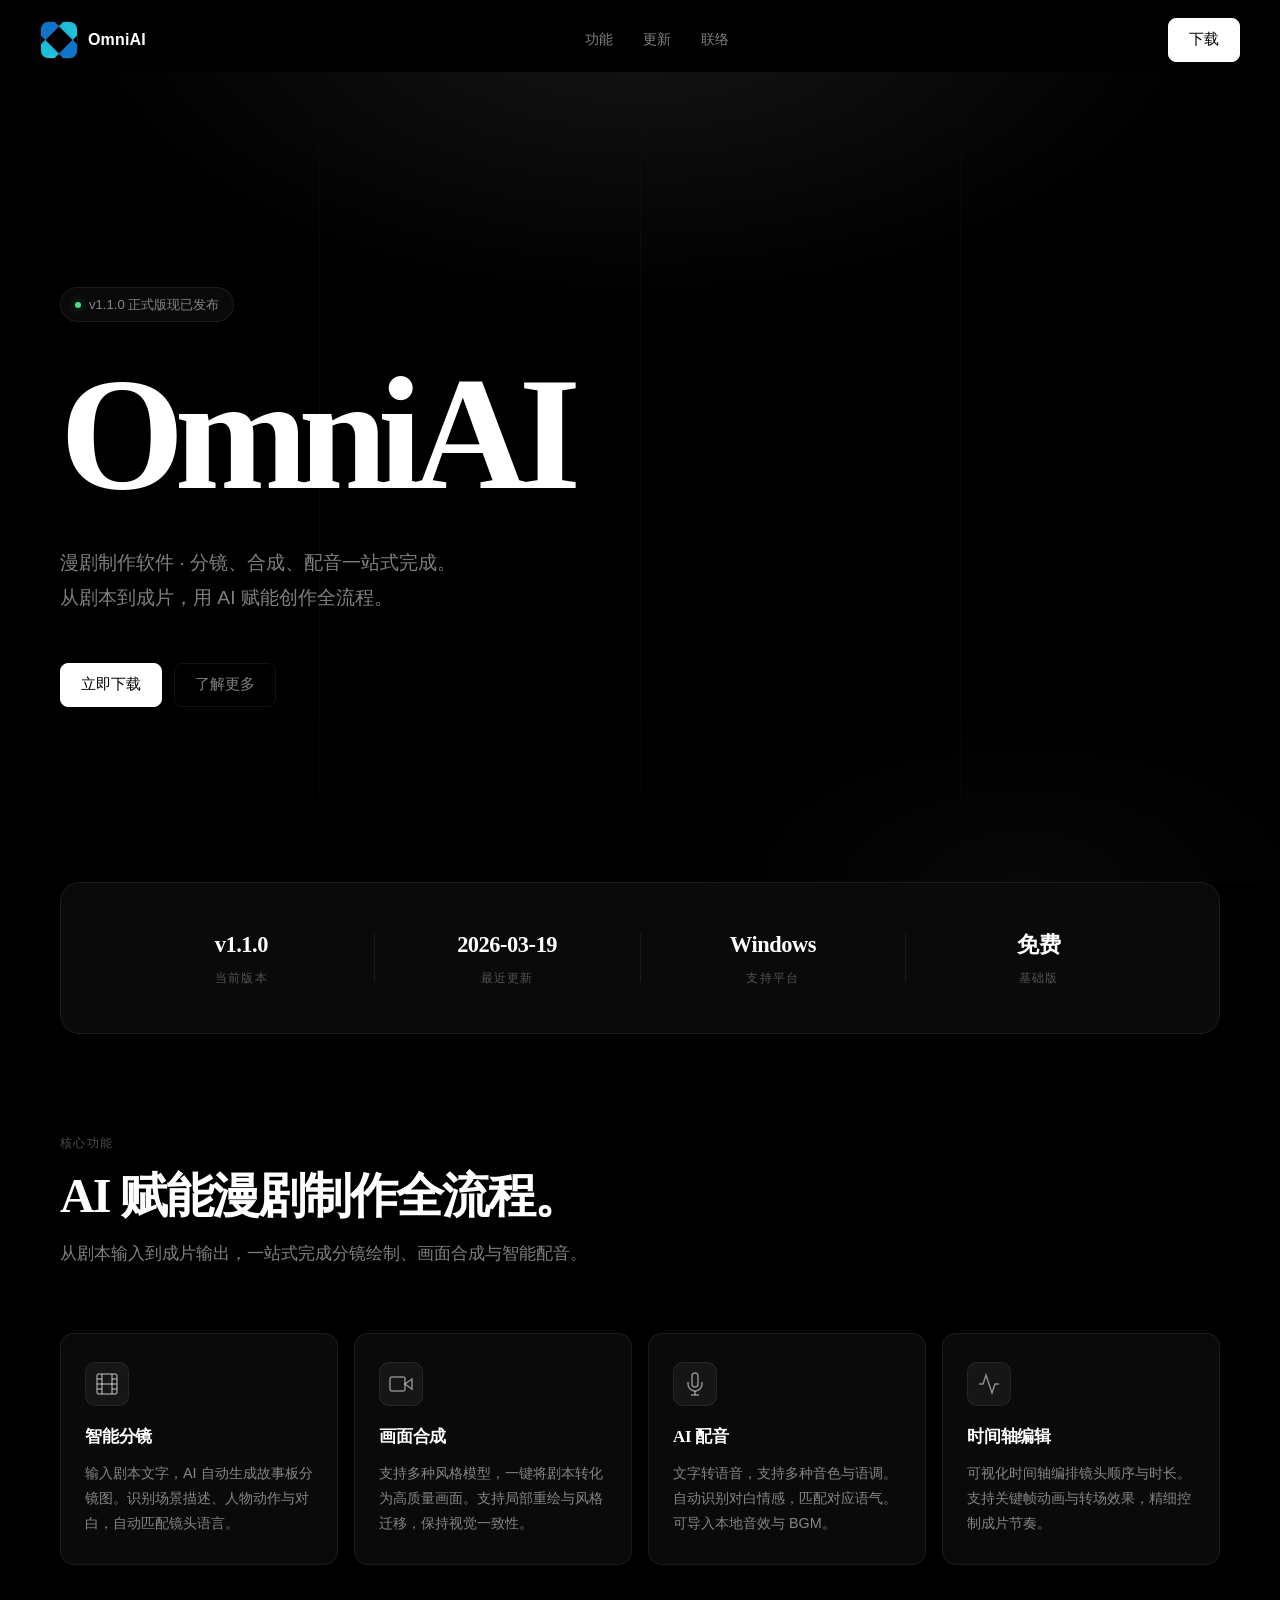
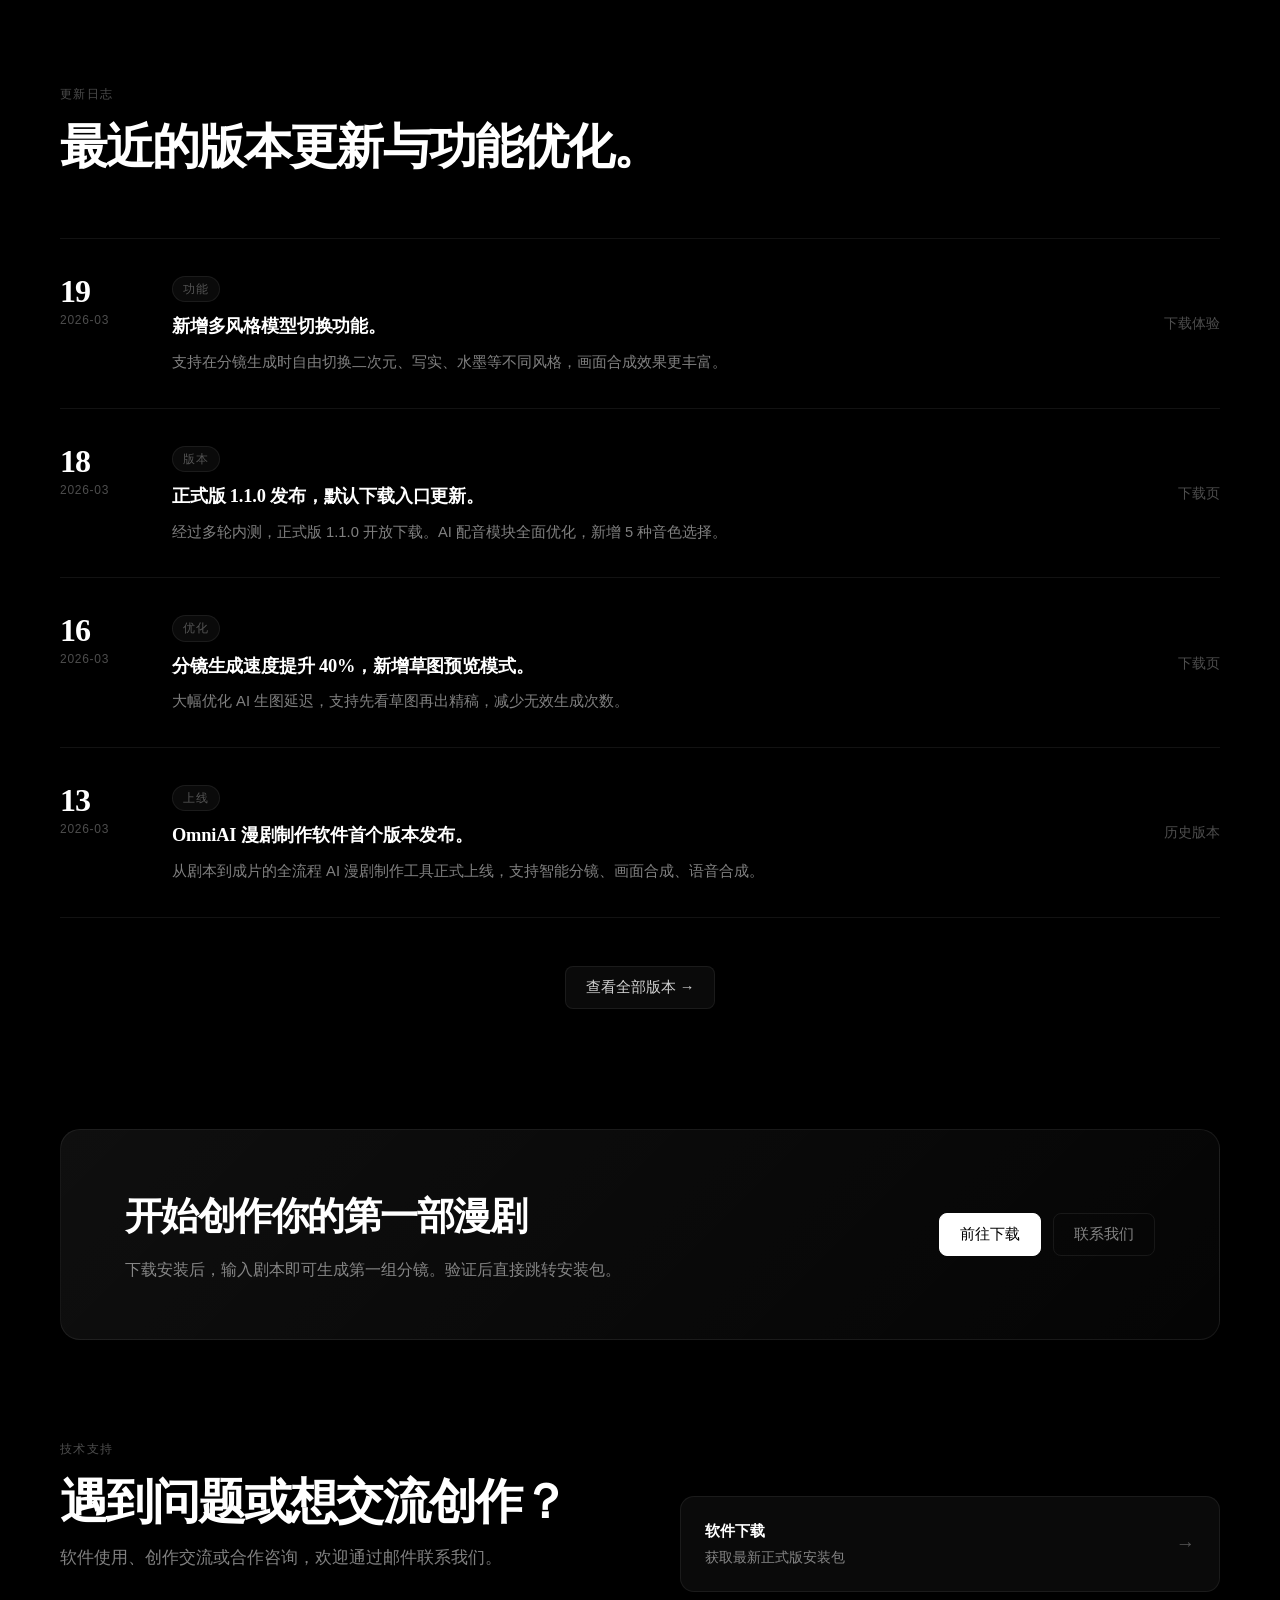
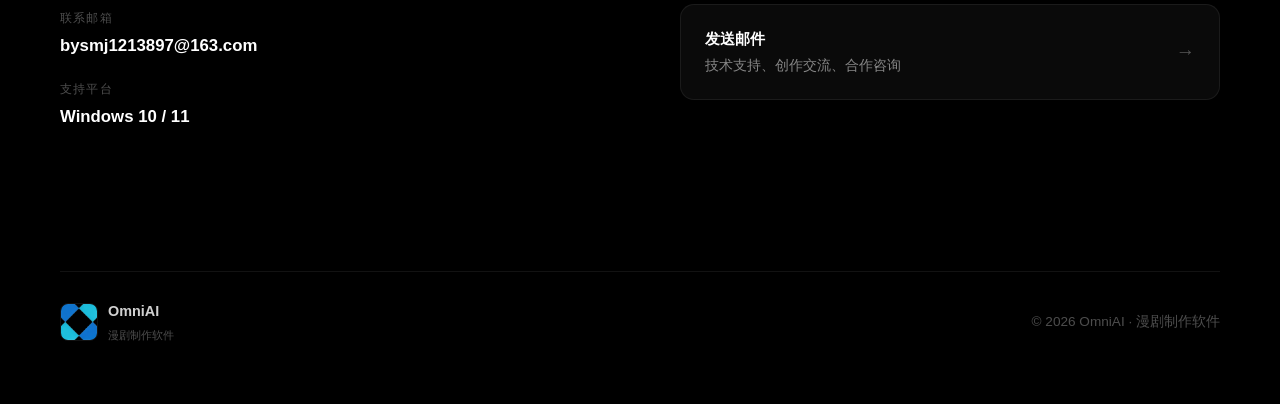
<file: index.html>
<!DOCTYPE html>
<html lang="zh-CN" class="no-js">
<head>
    <meta charset="UTF-8">
    <meta name="viewport" content="width=device-width, initial-scale=1.0">
    <title>OmniAI | 漫剧制作软件</title>
    <meta name="description" content="OmniAI 漫剧制作软件官网，提供下载、更新日志与技术支持。">
    <meta name="theme-color" content="#000000">
    <script>document.documentElement.classList.replace("no-js", "js");</script>
    <link rel="icon" type="image/png" href="logo.png">
    <link rel="stylesheet" href="styles.css">
</head>
<body class="page-home">
    <a class="skip-link" href="#content">跳到正文</a>

    <header class="topbar" id="topbar">
        <div class="topbar-inner">
            <a class="brand" href="index.html" aria-label="OmniAI 首页">
                <span class="brand-mark">
                    <img src="logo.png" alt="" width="38" height="38">
                </span>
                <span>
                    <strong>OmniAI</strong>
                </span>
            </a>

            <nav class="nav-links" aria-label="主导航">
                <a href="#features">功能</a>
                <a href="#changelog">更新</a>
                <a href="#contact">联络</a>
            </nav>

            <div class="topbar-actions">
                <a class="button button-primary desktop-only" href="download.html">下载</a>
                <button class="mobile-toggle" id="mobileToggle" type="button" aria-expanded="false" aria-controls="mobilePanel" aria-label="打开菜单">
                    <span></span>
                    <span></span>
                    <span></span>
                </button>
            </div>
        </div>

        <div class="mobile-panel" id="mobilePanel">
            <nav class="mobile-links" aria-label="移动端导航">
                <a href="#features">功能</a>
                <a href="#changelog">更新</a>
                <a href="#contact">联络</a>
                <a href="download.html">下载</a>
            </nav>
        </div>
    </header>

    <main id="content" class="site-shell">

        <!-- ===== HERO ===== -->
        <section class="hero-section">
            <div class="container">
                <div class="hero-content" data-reveal>
                    <div class="hero-badge">
                        <span class="badge-dot"></span>
                        v1.1.0 正式版现已发布
                    </div>
                    <h1 class="hero-title">
                        OmniAI
                    </h1>
                    <p class="hero-subtitle">
                        漫剧制作软件 · 分镜、合成、配音一站式完成。<br>
                        从剧本到成片，用 AI 赋能创作全流程。
                    </p>
                    <div class="hero-actions">
                        <a class="button button-primary" href="download.html">立即下载</a>
                        <a class="button button-ghost" href="#features">了解更多</a>
                    </div>
                </div>
            </div>

            <div class="hero-grid-lines" aria-hidden="true">
                <div class="grid-line"></div>
                <div class="grid-line"></div>
                <div class="grid-line"></div>
            </div>
        </section>

        <!-- ===== STATS BAR ===== -->
        <section class="stats-bar">
            <div class="container">
                <div class="stats-inner">
                    <div class="stat-item">
                        <span class="stat-value">v1.1.0</span>
                        <span class="stat-label">当前版本</span>
                    </div>
                    <div class="stat-divider"></div>
                    <div class="stat-item">
                        <span class="stat-value">2026-03-19</span>
                        <span class="stat-label">最近更新</span>
                    </div>
                    <div class="stat-divider"></div>
                    <div class="stat-item">
                        <span class="stat-value">Windows</span>
                        <span class="stat-label">支持平台</span>
                    </div>
                    <div class="stat-divider"></div>
                    <div class="stat-item">
                        <span class="stat-value">免费</span>
                        <span class="stat-label">基础版</span>
                    </div>
                </div>
            </div>
        </section>

        <!-- ===== FEATURES ===== -->
        <section class="section" id="features">
            <div class="container">
                <div class="section-header" data-reveal>
                    <p class="section-eyebrow">核心功能</p>
                    <h2 class="section-title">AI 赋能漫剧制作全流程。</h2>
                    <p class="section-desc">从剧本输入到成片输出，一站式完成分镜绘制、画面合成与智能配音。</p>
                </div>

                <div class="features-grid">
                    <article class="feature-card" data-reveal>
                        <div class="feature-icon">
                            <svg width="24" height="24" viewBox="0 0 24 24" fill="none" stroke="currentColor" stroke-width="1.5"><rect x="2" y="2" width="20" height="20" rx="2.18" ry="2.18"/><line x1="7" y1="2" x2="7" y2="22"/><line x1="17" y1="2" x2="17" y2="22"/><line x1="2" y1="12" x2="22" y2="12"/><line x1="2" y1="7" x2="7" y2="7"/><line x1="2" y1="17" x2="7" y2="17"/><line x1="17" y1="17" x2="22" y2="17"/><line x1="17" y1="7" x2="22" y2="7"/></svg>
                        </div>
                        <h3>智能分镜</h3>
                        <p>输入剧本文字，AI 自动生成故事板分镜图。识别场景描述、人物动作与对白，自动匹配镜头语言。</p>
                    </article>

                    <article class="feature-card" data-reveal style="--delay:.06s">
                        <div class="feature-icon">
                            <svg width="24" height="24" viewBox="0 0 24 24" fill="none" stroke="currentColor" stroke-width="1.5"><polygon points="23 7 16 12 23 17 23 7"/><rect x="1" y="5" width="15" height="14" rx="2" ry="2"/></svg>
                        </div>
                        <h3>画面合成</h3>
                        <p>支持多种风格模型，一键将剧本转化为高质量画面。支持局部重绘与风格迁移，保持视觉一致性。</p>
                    </article>

                    <article class="feature-card" data-reveal style="--delay:.12s">
                        <div class="feature-icon">
                            <svg width="24" height="24" viewBox="0 0 24 24" fill="none" stroke="currentColor" stroke-width="1.5"><path d="M12 1a3 3 0 0 0-3 3v8a3 3 0 0 0 6 0V4a3 3 0 0 0-3-3z"/><path d="M19 10v2a7 7 0 0 1-14 0v-2"/><line x1="12" y1="19" x2="12" y2="23"/><line x1="8" y1="23" x2="16" y2="23"/></svg>
                        </div>
                        <h3>AI 配音</h3>
                        <p>文字转语音，支持多种音色与语调。自动识别对白情感，匹配对应语气。可导入本地音效与 BGM。</p>
                    </article>

                    <article class="feature-card" data-reveal style="--delay:.18s">
                        <div class="feature-icon">
                            <svg width="24" height="24" viewBox="0 0 24 24" fill="none" stroke="currentColor" stroke-width="1.5"><polyline points="22 12 18 12 15 21 9 3 6 12 2 12"/></svg>
                        </div>
                        <h3>时间轴编辑</h3>
                        <p>可视化时间轴编排镜头顺序与时长。支持关键帧动画与转场效果，精细控制成片节奏。</p>
                    </article>
                </div>
            </div>
        </section>

        <!-- ===== CHANGELOG ===== -->
        <section class="section" id="changelog">
            <div class="container">
                <div class="section-header" data-reveal>
                    <p class="section-eyebrow">更新日志</p>
                    <h2 class="section-title">最近的版本更新与功能优化。</h2>
                </div>

                <div class="changelog-list">
                    <article class="changelog-item" data-reveal>
                        <div class="changelog-date">
                            <span class="changelog-day">19</span>
                            <span class="changelog-month">2026-03</span>
                        </div>
                        <div class="changelog-content">
                            <span class="changelog-tag">功能</span>
                            <h3>新增多风格模型切换功能。</h3>
                            <p>支持在分镜生成时自由切换二次元、写实、水墨等不同风格，画面合成效果更丰富。</p>
                        </div>
                        <a class="button button-ghost-sm" href="download.html">下载体验</a>
                    </article>

                    <article class="changelog-item" data-reveal style="--delay:.06s">
                        <div class="changelog-date">
                            <span class="changelog-day">18</span>
                            <span class="changelog-month">2026-03</span>
                        </div>
                        <div class="changelog-content">
                            <span class="changelog-tag">版本</span>
                            <h3>正式版 1.1.0 发布，默认下载入口更新。</h3>
                            <p>经过多轮内测，正式版 1.1.0 开放下载。AI 配音模块全面优化，新增 5 种音色选择。</p>
                        </div>
                        <a class="button button-ghost-sm" href="download.html">下载页</a>
                    </article>

                    <article class="changelog-item" data-reveal style="--delay:.12s">
                        <div class="changelog-date">
                            <span class="changelog-day">16</span>
                            <span class="changelog-month">2026-03</span>
                        </div>
                        <div class="changelog-content">
                            <span class="changelog-tag">优化</span>
                            <h3>分镜生成速度提升 40%，新增草图预览模式。</h3>
                            <p>大幅优化 AI 生图延迟，支持先看草图再出精稿，减少无效生成次数。</p>
                        </div>
                        <a class="button button-ghost-sm" href="download.html">下载页</a>
                    </article>

                    <article class="changelog-item" data-reveal style="--delay:.18s">
                        <div class="changelog-date">
                            <span class="changelog-day">13</span>
                            <span class="changelog-month">2026-03</span>
                        </div>
                        <div class="changelog-content">
                            <span class="changelog-tag">上线</span>
                            <h3>OmniAI 漫剧制作软件首个版本发布。</h3>
                            <p>从剧本到成片的全流程 AI 漫剧制作工具正式上线，支持智能分镜、画面合成、语音合成。</p>
                        </div>
                        <a class="button button-ghost-sm" href="download.html#archive">历史版本</a>
                    </article>
                </div>

                <div class="changelog-more" data-reveal>
                    <a class="button button-muted" href="download.html">查看全部版本 →</a>
                </div>
            </div>
        </section>

        <!-- ===== DOWNLOAD CTA ===== -->
        <section class="cta-section">
            <div class="container">
                <div class="cta-card" data-reveal>
                    <div class="cta-content">
                        <h2>开始创作你的第一部漫剧</h2>
                        <p>下载安装后，输入剧本即可生成第一组分镜。验证后直接跳转安装包。</p>
                    </div>
                    <div class="cta-actions">
                        <a class="button button-primary" href="download.html">前往下载</a>
                        <a class="button button-ghost" href="mailto:bysmj1213897@163.com">联系我们</a>
                    </div>
                </div>
            </div>
        </section>

        <!-- ===== CONTACT ===== -->
        <section class="section" id="contact">
            <div class="container">
                <div class="contact-layout">
                    <div class="contact-info" data-reveal>
                        <p class="section-eyebrow">技术支持</p>
                        <h2 class="section-title">遇到问题或想交流创作？</h2>
                        <p class="section-desc">软件使用、创作交流或合作咨询，欢迎通过邮件联系我们。</p>
                        <div class="contact-detail">
                            <span class="contact-label">联系邮箱</span>
                            <strong>bysmj1213897@163.com</strong>
                        </div>
                        <div class="contact-detail">
                            <span class="contact-label">支持平台</span>
                            <strong>Windows 10 / 11</strong>
                        </div>
                    </div>

                    <div class="contact-links" data-reveal style="--delay:.1s">
                        <a href="download.html" class="contact-link-card">
                            <div>
                                <strong>软件下载</strong>
                                <p>获取最新正式版安装包</p>
                            </div>
                            <span class="link-arrow">→</span>
                        </a>
                        <a href="mailto:bysmj1213897@163.com" class="contact-link-card">
                            <div>
                                <strong>发送邮件</strong>
                                <p>技术支持、创作交流、合作咨询</p>
                            </div>
                            <span class="link-arrow">→</span>
                        </a>
                    </div>
                </div>
            </div>
        </section>

    </main>

    <footer class="site-footer">
        <div class="container footer-inner">
            <div class="footer-brand">
                <span class="brand-mark">
                    <img src="logo.png" alt="" width="36" height="36">
                </span>
                <div>
                    <strong>OmniAI</strong>
                    <small>漫剧制作软件</small>
                </div>
            </div>
            <p>&copy; 2026 OmniAI · 漫剧制作软件</p>
        </div>
    </footer>

    <script src="site.js"></script>
</body>
</html>
</file>
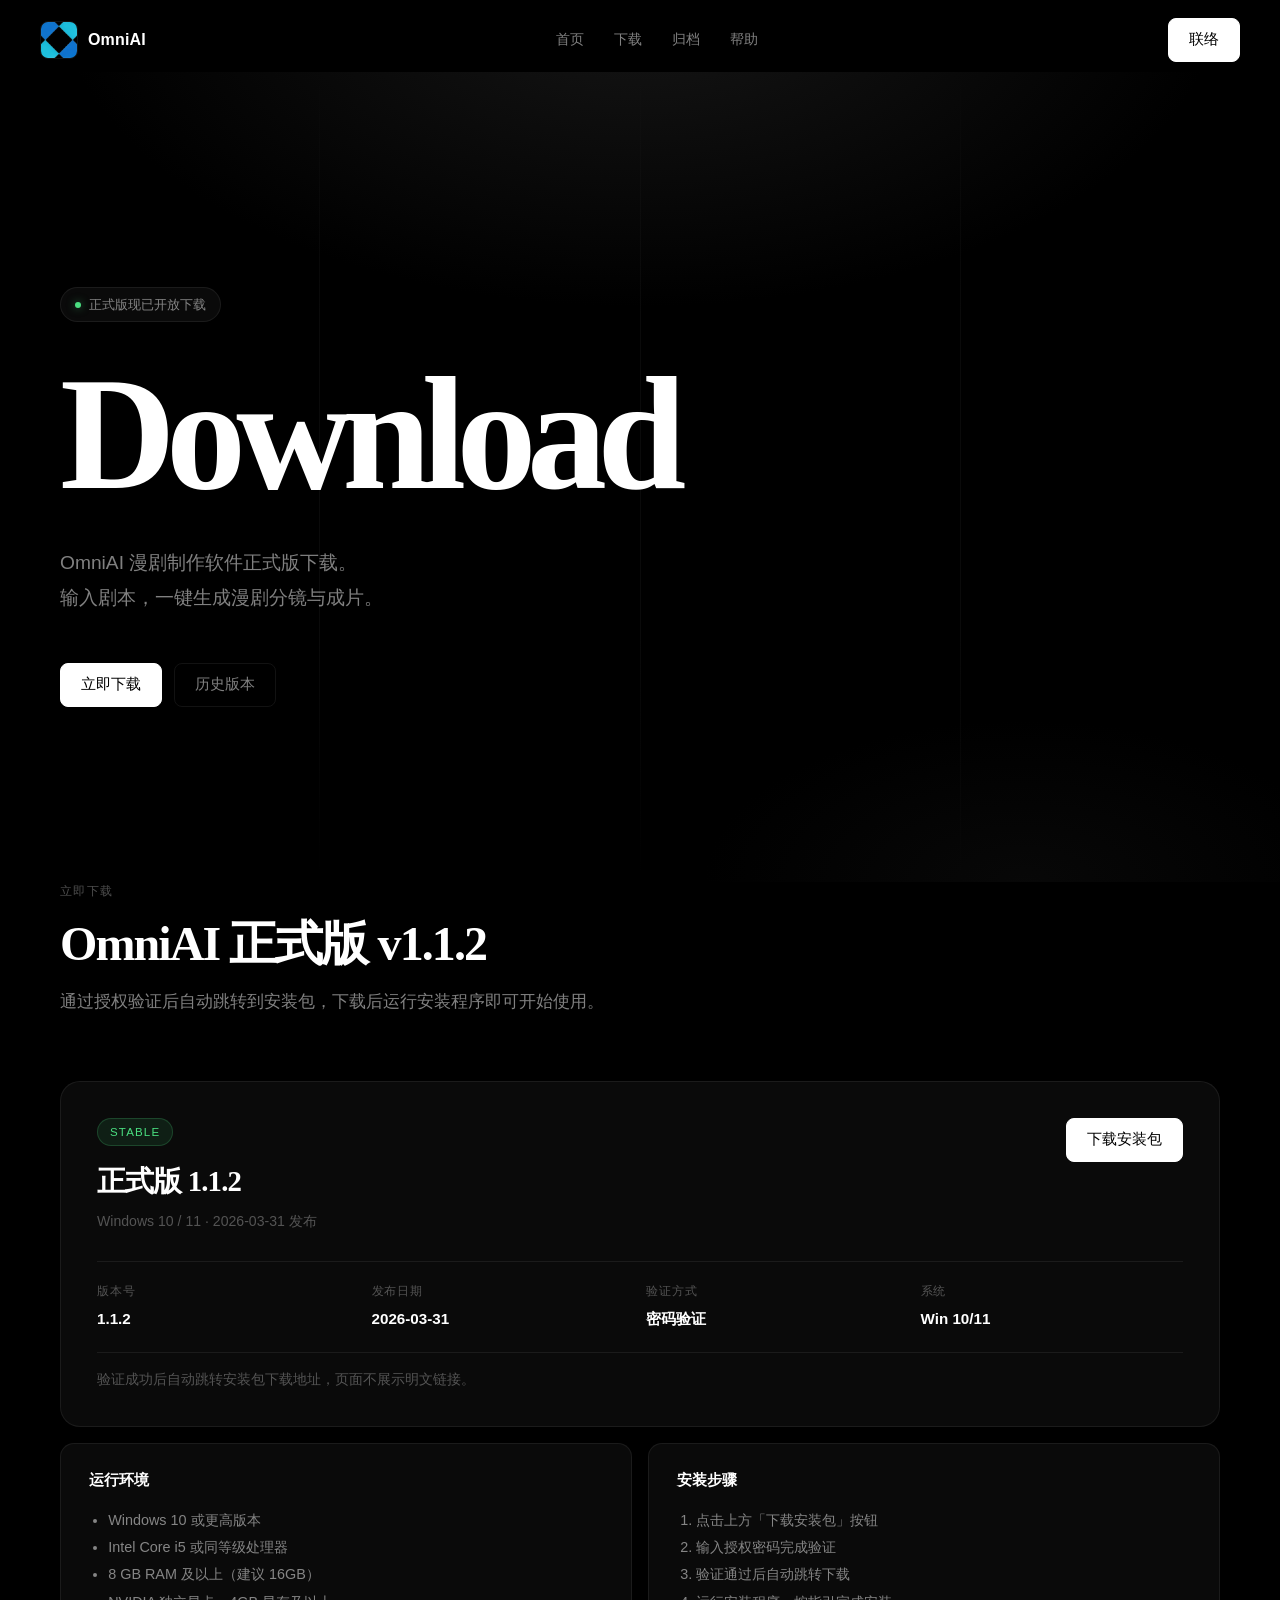
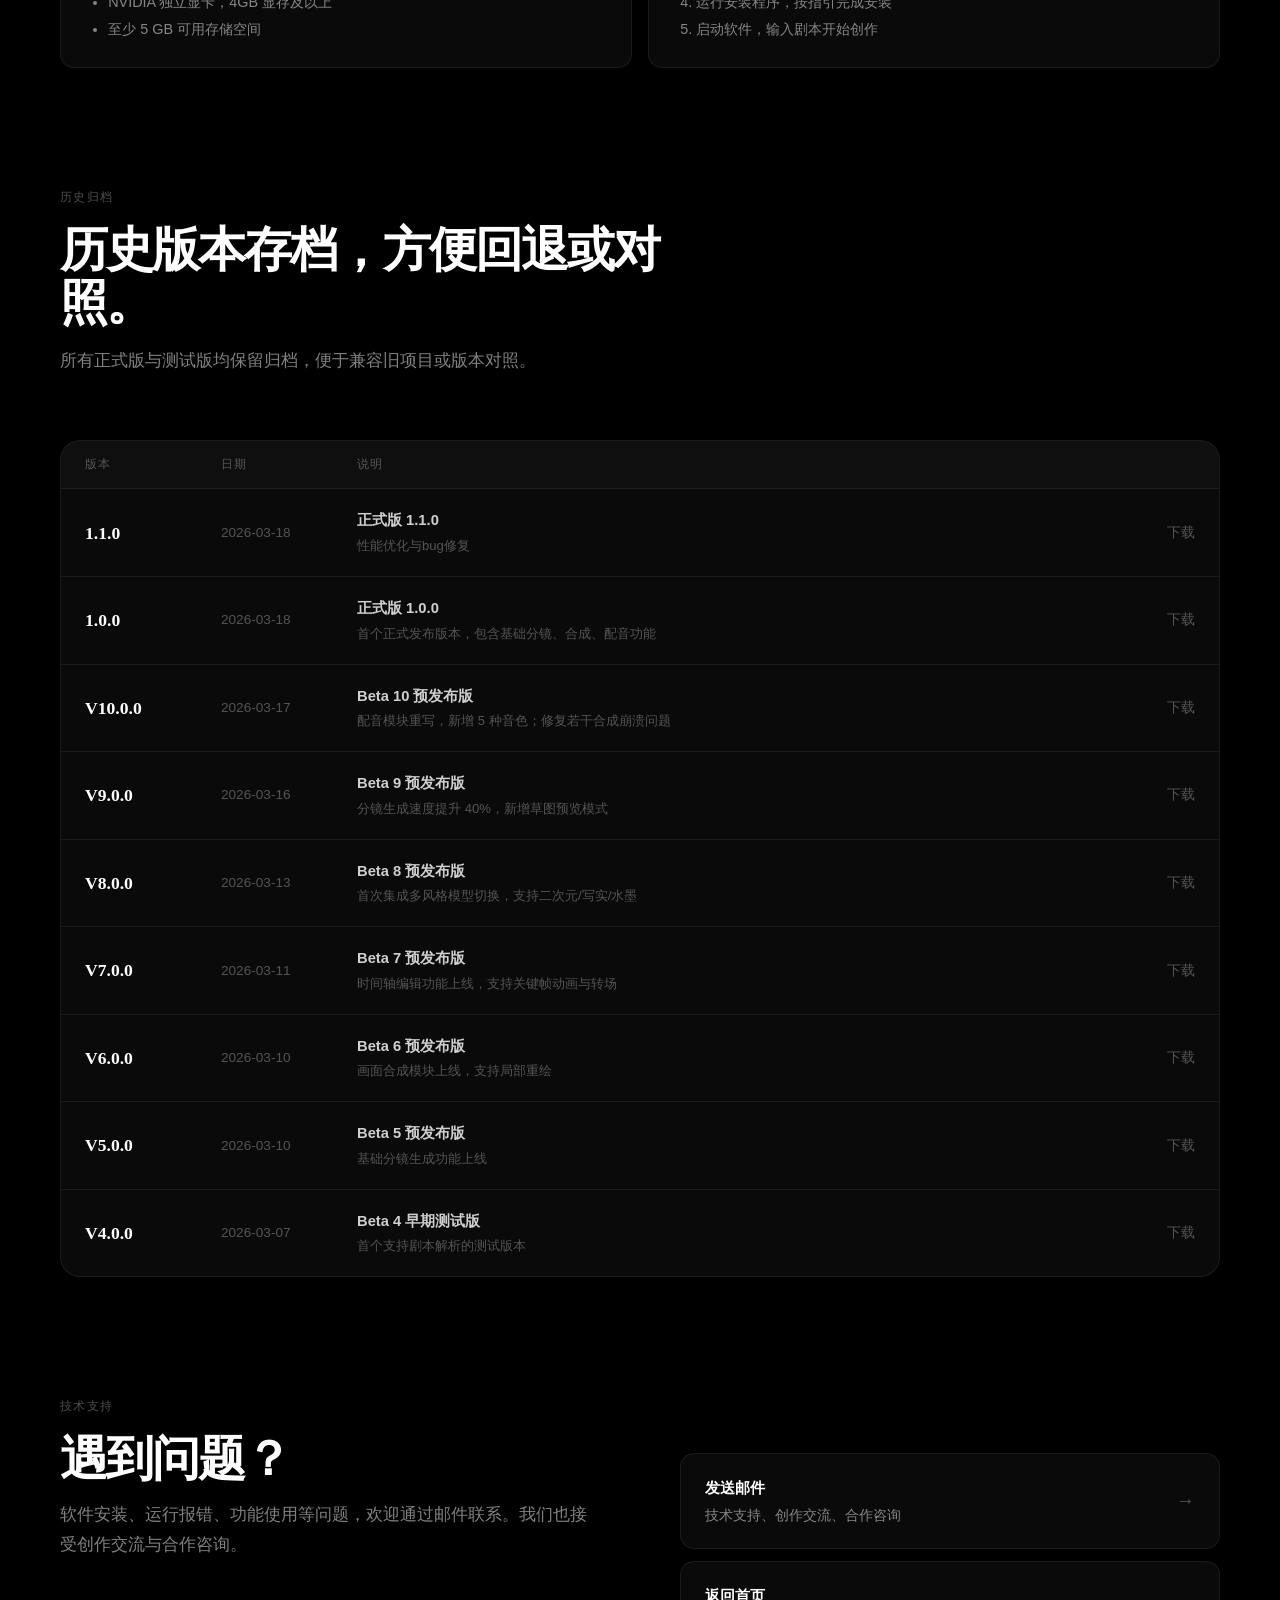
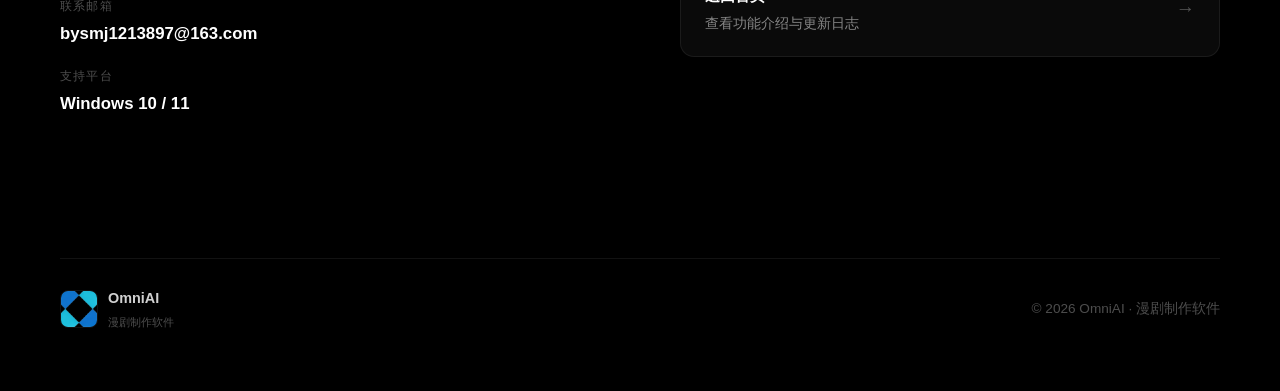
<file: download.html>
<!DOCTYPE html>
<html lang="zh-CN" class="no-js">
<head>
    <meta charset="UTF-8">
    <meta name="viewport" content="width=device-width, initial-scale=1.0">
    <title>OmniAI | 下载页</title>
    <meta name="description" content="OmniAI 漫剧制作软件官方下载页，提供正式版下载、历史归档与安装说明。">
    <meta name="theme-color" content="#000000">
    <script>document.documentElement.classList.replace("no-js", "js");</script>
    <link rel="icon" type="image/png" href="logo.png">
    <link rel="stylesheet" href="styles.css">
</head>
<body class="page-download">
    <a class="skip-link" href="#content">跳到正文</a>

    <header class="topbar" id="topbar">
        <div class="topbar-inner">
            <a class="brand" href="index.html" aria-label="返回首页">
                <span class="brand-mark">
                    <img src="logo.png" alt="" width="38" height="38">
                </span>
                <span>
                    <strong>OmniAI</strong>
                </span>
            </a>

            <nav class="nav-links" aria-label="主导航">
                <a href="index.html">首页</a>
                <a href="#latest">下载</a>
                <a href="#archive">归档</a>
                <a href="#support">帮助</a>
            </nav>

            <div class="topbar-actions">
                <a class="button button-primary desktop-only" href="mailto:bysmj1213897@163.com">联络</a>
                <button class="mobile-toggle" id="mobileToggle" type="button" aria-expanded="false" aria-controls="mobilePanel" aria-label="打开菜单">
                    <span></span>
                    <span></span>
                    <span></span>
                </button>
            </div>
        </div>

        <div class="mobile-panel" id="mobilePanel">
            <nav class="mobile-links" aria-label="移动端导航">
                <a href="index.html">首页</a>
                <a href="#latest">下载</a>
                <a href="#archive">归档</a>
                <a href="#support">帮助</a>
                <a href="mailto:bysmj1213897@163.com">联络</a>
            </nav>
        </div>
    </header>

    <main id="content" class="site-shell">

        <!-- ===== HERO ===== -->
        <section class="hero-section">
            <div class="container">
                <div class="hero-content" data-reveal>
                    <div class="hero-badge">
                        <span class="badge-dot"></span>
                        正式版现已开放下载
                    </div>
                    <h1 class="hero-title">Download</h1>
                    <p class="hero-subtitle">
                        OmniAI 漫剧制作软件正式版下载。<br>
                        输入剧本，一键生成漫剧分镜与成片。
                    </p>
                    <div class="hero-actions">
                        <a class="button button-primary" href="#latest">立即下载</a>
                        <a class="button button-ghost" href="#archive">历史版本</a>
                    </div>
                </div>
            </div>
            <div class="hero-grid-lines" aria-hidden="true">
                <div class="grid-line"></div>
                <div class="grid-line"></div>
                <div class="grid-line"></div>
            </div>
        </section>

        <!-- ===== CURRENT VERSION ===== -->
        <section class="section" id="latest">
            <div class="container">
                <div class="section-header" data-reveal>
                    <p class="section-eyebrow">立即下载</p>
                    <h2 class="section-title">OmniAI 正式版 v1.1.2</h2>
                    <p class="section-desc">通过授权验证后自动跳转到安装包，下载后运行安装程序即可开始使用。</p>
                </div>

                <div class="download-main" data-reveal>
                    <div class="download-version-card">
                        <div class="version-header">
                            <div>
                                <span class="version-tag">Stable</span>
                                <h3>正式版 1.1.2</h3>
                                <p class="version-sub">Windows 10 / 11 · 2026-03-31 发布</p>
                            </div>
                            <button class="button button-primary" type="button" data-download-version="r112">
                                下载安装包
                            </button>
                        </div>

                        <div class="version-details">
                            <div class="version-detail-item">
                                <span>版本号</span>
                                <strong>1.1.2</strong>
                            </div>
                            <div class="version-detail-item">
                                <span>发布日期</span>
                                <strong>2026-03-31</strong>
                            </div>
                            <div class="version-detail-item">
                                <span>验证方式</span>
                                <strong>密码验证</strong>
                            </div>
                            <div class="version-detail-item">
                                <span>系统</span>
                                <strong>Win 10/11</strong>
                            </div>
                        </div>

                        <p class="version-note">验证成功后自动跳转安装包下载地址，页面不展示明文链接。</p>
                    </div>
                </div>

                <!-- Requirements -->
                <div class="requirements-grid" data-reveal style="--delay:.08s">
                    <div class="req-card">
                        <h4>运行环境</h4>
                        <ul>
                            <li>Windows 10 或更高版本</li>
                            <li>Intel Core i5 或同等级处理器</li>
                            <li>8 GB RAM 及以上（建议 16GB）</li>
                            <li>NVIDIA 独立显卡，4GB 显存及以上</li>
                            <li>至少 5 GB 可用存储空间</li>
                        </ul>
                    </div>
                    <div class="req-card">
                        <h4>安装步骤</h4>
                        <ol>
                            <li>点击上方「下载安装包」按钮</li>
                            <li>输入授权密码完成验证</li>
                            <li>验证通过后自动跳转下载</li>
                            <li>运行安装程序，按指引完成安装</li>
                            <li>启动软件，输入剧本开始创作</li>
                        </ol>
                    </div>
                </div>
            </div>
        </section>

        <!-- ===== ARCHIVE ===== -->
        <section class="section" id="archive">
            <div class="container">
                <div class="section-header" data-reveal>
                    <p class="section-eyebrow">历史归档</p>
                    <h2 class="section-title">历史版本存档，方便回退或对照。</h2>
                    <p class="section-desc">所有正式版与测试版均保留归档，便于兼容旧项目或版本对照。</p>
                </div>

                <div class="archive-table" data-reveal>
                    <div class="archive-header">
                        <span>版本</span>
                        <span>日期</span>
                        <span>说明</span>
                        <span></span>
                    </div>

                    <article class="archive-row">
                        <span class="archive-version">1.1.0</span>
                        <span class="archive-date">2026-03-18</span>
                        <div class="archive-desc">
                            <strong>正式版 1.1.0</strong>
                            <p>性能优化与bug修复</p>
                        </div>
                        <button class="button button-ghost-sm" type="button" data-download-version="r110">下载</button>
                    </article>

                    <article class="archive-row">
                        <span class="archive-version">1.0.0</span>
                        <span class="archive-date">2026-03-18</span>
                        <div class="archive-desc">
                            <strong>正式版 1.0.0</strong>
                            <p>首个正式发布版本，包含基础分镜、合成、配音功能</p>
                        </div>
                        <button class="button button-ghost-sm" type="button" data-download-version="r100">下载</button>
                    </article>

                    <article class="archive-row">
                        <span class="archive-version">V10.0.0</span>
                        <span class="archive-date">2026-03-17</span>
                        <div class="archive-desc">
                            <strong>Beta 10 预发布版</strong>
                            <p>配音模块重写，新增 5 种音色；修复若干合成崩溃问题</p>
                        </div>
                        <button class="button button-ghost-sm" type="button" data-download-version="v10">下载</button>
                    </article>

                    <article class="archive-row">
                        <span class="archive-version">V9.0.0</span>
                        <span class="archive-date">2026-03-16</span>
                        <div class="archive-desc">
                            <strong>Beta 9 预发布版</strong>
                            <p>分镜生成速度提升 40%，新增草图预览模式</p>
                        </div>
                        <button class="button button-ghost-sm" type="button" data-download-version="v9">下载</button>
                    </article>

                    <article class="archive-row">
                        <span class="archive-version">V8.0.0</span>
                        <span class="archive-date">2026-03-13</span>
                        <div class="archive-desc">
                            <strong>Beta 8 预发布版</strong>
                            <p>首次集成多风格模型切换，支持二次元/写实/水墨</p>
                        </div>
                        <button class="button button-ghost-sm" type="button" data-download-version="v8">下载</button>
                    </article>

                    <article class="archive-row">
                        <span class="archive-version">V7.0.0</span>
                        <span class="archive-date">2026-03-11</span>
                        <div class="archive-desc">
                            <strong>Beta 7 预发布版</strong>
                            <p>时间轴编辑功能上线，支持关键帧动画与转场</p>
                        </div>
                        <button class="button button-ghost-sm" type="button" data-download-version="v7">下载</button>
                    </article>

                    <article class="archive-row">
                        <span class="archive-version">V6.0.0</span>
                        <span class="archive-date">2026-03-10</span>
                        <div class="archive-desc">
                            <strong>Beta 6 预发布版</strong>
                            <p>画面合成模块上线，支持局部重绘</p>
                        </div>
                        <button class="button button-ghost-sm" type="button" data-download-version="v6">下载</button>
                    </article>

                    <article class="archive-row">
                        <span class="archive-version">V5.0.0</span>
                        <span class="archive-date">2026-03-10</span>
                        <div class="archive-desc">
                            <strong>Beta 5 预发布版</strong>
                            <p>基础分镜生成功能上线</p>
                        </div>
                        <button class="button button-ghost-sm" type="button" data-download-version="v5">下载</button>
                    </article>

                    <article class="archive-row">
                        <span class="archive-version">V4.0.0</span>
                        <span class="archive-date">2026-03-07</span>
                        <div class="archive-desc">
                            <strong>Beta 4 早期测试版</strong>
                            <p>首个支持剧本解析的测试版本</p>
                        </div>
                        <button class="button button-ghost-sm" type="button" data-download-version="v4">下载</button>
                    </article>
                </div>
            </div>
        </section>

        <!-- ===== SUPPORT ===== -->
        <section class="section" id="support">
            <div class="container">
                <div class="contact-layout">
                    <div class="contact-info" data-reveal>
                        <p class="section-eyebrow">技术支持</p>
                        <h2 class="section-title">遇到问题？</h2>
                        <p class="section-desc">软件安装、运行报错、功能使用等问题，欢迎通过邮件联系。我们也接受创作交流与合作咨询。</p>
                        <div class="contact-detail">
                            <span class="contact-label">联系邮箱</span>
                            <strong>bysmj1213897@163.com</strong>
                        </div>
                        <div class="contact-detail">
                            <span class="contact-label">支持平台</span>
                            <strong>Windows 10 / 11</strong>
                        </div>
                    </div>

                    <div class="contact-links" data-reveal style="--delay:.1s">
                        <a href="mailto:bysmj1213897@163.com" class="contact-link-card">
                            <div>
                                <strong>发送邮件</strong>
                                <p>技术支持、创作交流、合作咨询</p>
                            </div>
                            <span class="link-arrow">→</span>
                        </a>
                        <a href="index.html" class="contact-link-card">
                            <div>
                                <strong>返回首页</strong>
                                <p>查看功能介绍与更新日志</p>
                            </div>
                            <span class="link-arrow">→</span>
                        </a>
                    </div>
                </div>
            </div>
        </section>

    </main>

    <footer class="site-footer">
        <div class="container footer-inner">
            <div class="footer-brand">
                <span class="brand-mark">
                    <img src="logo.png" alt="" width="36" height="36">
                </span>
                <div>
                    <strong>OmniAI</strong>
                    <small>漫剧制作软件</small>
                </div>
            </div>
            <p>&copy; 2026 OmniAI · 漫剧制作软件</p>
        </div>
    </footer>

    <!-- Download Modal -->
    <div class="modal" id="downloadModal" aria-hidden="true">
        <div class="modal-dialog" id="downloadDialog" role="dialog" aria-modal="true" aria-labelledby="dialogTitle">
            <div class="modal-head">
                <div>
                    <p class="side-label">授权验证</p>
                    <h2 id="dialogTitle">输入密码后继续下载</h2>
                </div>
                <button class="modal-close" type="button" id="closeModal" aria-label="关闭">&times;</button>
            </div>

            <div class="modal-body">
                <p class="modal-copy">请输入下载授权密码。验证成功后，页面会自动跳转到你选择的安装包地址。</p>
                <label class="field-label" for="downloadPassword">下载密码</label>
                <input class="field" id="downloadPassword" type="password" autocomplete="off" placeholder="输入下载密码">
                <p class="field-error" id="passwordError" role="alert">密码错误，请重新输入。</p>

                <div class="modal-actions">
                    <button class="button button-muted" type="button" id="cancelModal">取消</button>
                    <button class="button button-primary" type="button" id="confirmDownload">确认下载</button>
                </div>
            </div>
        </div>
    </div>

    <script src="site.js"></script>
    <script src="download.js"></script>

    <style>
        .version-header {
            display: flex;
            justify-content: space-between;
            align-items: flex-start;
            gap: 24px;
            margin-bottom: 28px;
        }

        .version-tag {
            display: inline-block;
            padding: 4px 12px;
            border-radius: 999px;
            background: rgba(74, 222, 128, 0.1);
            border: 1px solid rgba(74, 222, 128, 0.2);
            color: #4ade80;
            font-size: 0.72rem;
            text-transform: uppercase;
            letter-spacing: 0.1em;
            margin-bottom: 12px;
        }

        .version-header h3 {
            font-size: 1.8rem;
            letter-spacing: -0.03em;
            margin-bottom: 6px;
        }

        .version-sub {
            color: var(--text-muted);
            font-size: 0.88rem;
        }

        .version-details {
            display: grid;
            grid-template-columns: repeat(4, 1fr);
            gap: 12px;
            padding: 20px 0;
            border-top: 1px solid var(--line);
            border-bottom: 1px solid var(--line);
            margin-bottom: 16px;
        }

        .version-detail-item span {
            display: block;
            color: var(--text-muted);
            font-size: 0.78rem;
            text-transform: uppercase;
            letter-spacing: 0.08em;
            margin-bottom: 4px;
        }

        .version-detail-item strong {
            color: var(--text-bright);
            font-size: 0.95rem;
        }

        .version-note {
            color: var(--text-muted);
            font-size: 0.85rem;
        }

        .download-version-card {
            padding: 36px;
            border-radius: var(--radius-xl);
            background: var(--surface);
            border: 1px solid var(--line);
            margin-bottom: 16px;
        }

        .requirements-grid {
            display: grid;
            grid-template-columns: 1fr 1fr;
            gap: 16px;
        }

        .req-card {
            padding: 24px 28px;
            border-radius: var(--radius-lg);
            background: var(--surface);
            border: 1px solid var(--line);
        }

        .req-card h4 {
            color: var(--text-bright);
            font-size: 0.95rem;
            font-family: "PingFang SC", sans-serif;
            font-weight: 600;
            margin-bottom: 14px;
        }

        .req-card ul, .req-card ol {
            padding-left: 1.2rem;
            color: var(--text-dim);
            font-size: 0.9rem;
            line-height: 1.9;
        }

        .archive-table {
            border-radius: var(--radius-xl);
            background: var(--surface);
            border: 1px solid var(--line);
            overflow: hidden;
        }

        .archive-header {
            display: grid;
            grid-template-columns: 120px 120px 1fr 80px;
            gap: 16px;
            padding: 14px 24px;
            background: rgba(255,255,255,0.02);
            border-bottom: 1px solid var(--line);
            color: var(--text-muted);
            font-size: 0.75rem;
            text-transform: uppercase;
            letter-spacing: 0.1em;
        }

        .archive-row {
            display: grid;
            grid-template-columns: 120px 120px 1fr 80px;
            gap: 16px;
            align-items: center;
            padding: 20px 24px;
            border-bottom: 1px solid var(--line);
            transition: background 0.2s;
        }

        .archive-row:last-child { border-bottom: none; }
        .archive-row:hover { background: var(--surface-hover); }

        .archive-version {
            font-size: 1.1rem;
            font-weight: 600;
            color: var(--text-bright);
            font-family: "Georgia", serif;
        }

        .archive-date {
            color: var(--text-muted);
            font-size: 0.85rem;
        }

        .archive-desc strong {
            display: block;
            color: var(--text);
            font-size: 0.92rem;
            margin-bottom: 2px;
        }

        .archive-desc p {
            color: var(--text-muted);
            font-size: 0.82rem;
        }

        .archive-row .button-ghost-sm { justify-self: end; }

        .download-main { margin-bottom: 16px; }

        .modal-head {
            display: flex;
            justify-content: space-between;
            align-items: flex-start;
            padding: 20px 24px;
            border-bottom: 1px solid var(--line);
        }

        .modal-head h2 { font-size: 1.3rem; margin-top: 8px; }

        .modal-body { padding: 20px 24px; }

        .modal-copy {
            color: var(--text-dim);
            font-size: 0.92rem;
            line-height: 1.7;
        }

        .side-label {
            display: inline-block;
            padding: 3px 10px;
            border-radius: 999px;
            background: var(--surface);
            border: 1px solid var(--line);
            color: var(--text-muted);
            font-size: 0.72rem;
            text-transform: uppercase;
            letter-spacing: 0.08em;
        }

        .modal-close {
            width: 34px;
            height: 34px;
            border-radius: var(--radius-sm);
            border: 1px solid var(--line);
            background: var(--surface);
            cursor: pointer;
            font-size: 1.1rem;
            color: var(--text-dim);
            transition: all 0.2s;
        }

        .modal-close:hover {
            background: var(--surface-hover);
            color: var(--text-bright);
        }

        .field-label {
            display: block;
            margin-top: 16px;
            margin-bottom: 8px;
            font-weight: 500;
            color: var(--text);
            font-size: 0.9rem;
        }

        .field {
            width: 100%;
            min-height: 44px;
            padding: 10px 14px;
            border-radius: var(--radius-md);
            border: 1px solid var(--line);
            background: rgba(255,255,255,0.03);
            color: var(--text);
            transition: border-color 0.2s;
        }

        .field:focus { border-color: rgba(255,255,255,0.25); outline: none; }

        .field-error {
            display: none;
            margin-top: 8px;
            color: rgba(255, 100, 100, 0.7);
            font-size: 0.85rem;
        }

        .field-error.is-visible { display: block; }

        .modal-actions {
            display: grid;
            grid-template-columns: 1fr 1fr;
            gap: 10px;
            margin-top: 18px;
        }

        .modal {
            position: fixed;
            inset: 0;
            z-index: 90;
            display: none;
            place-items: center;
            padding: 20px;
            background: rgba(0, 0, 0, 0.85);
            backdrop-filter: blur(12px);
        }

        .modal.is-open { display: grid; }

        .modal-dialog {
            width: min(100%, 420px);
            border-radius: var(--radius-xl);
            background: rgba(10, 10, 10, 0.98);
            border: 1px solid var(--line-hover);
            box-shadow: var(--shadow);
            transform: translateY(16px);
            opacity: 0;
            transition: all 0.3s;
        }

        .modal.is-open .modal-dialog { transform: translateY(0); opacity: 1; }

        @media (max-width: 860px) {
            .archive-header { display: none; }
            .archive-row { grid-template-columns: 1fr; gap: 8px; }
            .archive-row .button-ghost-sm { justify-self: start; }
            .requirements-grid { grid-template-columns: 1fr; }
            .version-header { flex-direction: column; }
            .version-details { grid-template-columns: repeat(2, 1fr); }
        }
    </style>
</body>
</html>
</file>
<file: styles.css>
/* ===================================================
   OmniAI — Black & White · Software Official Style
   =================================================== */

:root {
    --bg: #000000;
    --bg-soft: #0a0a0a;
    --surface: rgba(255, 255, 255, 0.04);
    --surface-hover: rgba(255, 255, 255, 0.07);
    --surface-strong: rgba(255, 255, 255, 0.06);

    --text: #d0d0d0;
    --text-bright: #ffffff;
    --text-dim: rgba(255, 255, 255, 0.5);
    --text-muted: rgba(255, 255, 255, 0.3);

    --line: rgba(255, 255, 255, 0.07);
    --line-hover: rgba(255, 255, 255, 0.14);

    --shadow: 0 32px 80px rgba(0, 0, 0, 0.7);
    --shadow-soft: 0 16px 40px rgba(0, 0, 0, 0.5);

    --radius-xl: 20px;
    --radius-lg: 14px;
    --radius-md: 10px;
    --radius-sm: 8px;

    --container: 1160px;
}

/* ===================================================
   Reset
   =================================================== */

* { box-sizing: border-box; margin: 0; }

html { scroll-behavior: smooth; }

body {
    color: var(--text);
    font-family: "PingFang SC", "Hiragino Sans GB", "Microsoft YaHei", -apple-system, BlinkMacSystemFont, sans-serif;
    background: var(--bg);
    overflow-x: hidden;
    line-height: 1.6;
    -webkit-font-smoothing: antialiased;
}

a { color: inherit; text-decoration: none; }
img { display: block; max-width: 100%; }
button, input { font: inherit; color: inherit; cursor: pointer; }

/* ===================================================
   Typography
   =================================================== */

h1, h2, h3 {
    font-family: "Georgia", "Apple LiGothic", "Songti SC", serif;
    font-weight: 600;
    color: var(--text-bright);
    letter-spacing: -0.03em;
}

/* ===================================================
   Focus & Skip
   =================================================== */

:focus-visible {
    outline: 1px solid rgba(255,255,255,0.25);
    outline-offset: 3px;
}

.skip-link {
    position: absolute;
    left: 16px; top: 16px;
    z-index: 200;
    padding: 10px 16px;
    border-radius: var(--radius-sm);
    background: var(--text-bright);
    color: var(--bg);
    font-weight: 600;
    font-size: 0.88rem;
    transform: translateY(-180%);
    transition: transform 0.2s;
}
.skip-link:focus { transform: translateY(0); }

/* ===================================================
   Layout
   =================================================== */

.container { width: min(var(--container), calc(100% - 80px)); margin: 0 auto; }

.site-shell { padding-top: 72px; }
.section { padding: 0 0 120px; }

/* ===================================================
   Topbar
   =================================================== */

.topbar {
    position: fixed;
    inset: 0 0 auto;
    z-index: 60;
    transition: background 0.3s, border-color 0.3s;
}

.topbar.is-scrolled {
    background: rgba(0, 0, 0, 0.88);
    backdrop-filter: blur(20px);
    border-bottom: 1px solid var(--line);
}

.topbar-inner {
    display: grid;
    grid-template-columns: auto 1fr auto;
    align-items: center;
    gap: 32px;
    width: 100%;
    padding: 18px 40px;
    box-sizing: border-box;
}

.brand {
    display: inline-flex;
    align-items: center;
    gap: 10px;
}

.brand-mark {
    width: 38px;
    height: 38px;
    border-radius: var(--radius-sm);
    overflow: hidden;
    border: 1px solid var(--line);
}

.brand-mark img { width: 100%; height: 100%; object-fit: cover; }

.brand strong {
    font-size: 1rem;
    color: var(--text-bright);
    letter-spacing: 0.01em;
}

/* Nav */
.nav-links { display: flex; align-items: center; gap: 2px; justify-content: center; }

.nav-links a {
    min-height: 36px;
    padding: 6px 14px;
    border-radius: var(--radius-sm);
    color: var(--text-dim);
    font-size: 0.9rem;
    transition: color 0.2s, background 0.2s;
}

.nav-links a:hover {
    color: var(--text-bright);
    background: var(--surface);
}

.topbar-actions { display: flex; align-items: center; gap: 10px; }

/* ===================================================
   Buttons
   =================================================== */

.button {
    display: inline-flex;
    align-items: center;
    justify-content: center;
    min-height: 42px;
    padding: 9px 20px;
    border-radius: var(--radius-sm);
    font-weight: 500;
    font-size: 0.92rem;
    border: 1px solid transparent;
    transition: all 0.25s;
    white-space: nowrap;
    cursor: pointer;
}

.button:hover { transform: translateY(-1px); }

.button-primary {
    background: var(--text-bright);
    color: var(--bg);
    border-color: var(--text-bright);
}

.button-primary:hover {
    background: #f0f0f0;
    box-shadow: 0 6px 24px rgba(255,255,255,0.12);
}

.button-muted {
    background: var(--surface);
    color: var(--text);
    border-color: var(--line);
}

.button-muted:hover {
    background: var(--surface-hover);
    border-color: var(--line-hover);
    color: var(--text-bright);
}

.button-ghost {
    background: transparent;
    color: var(--text-dim);
    border-color: var(--line);
}

.button-ghost:hover {
    color: var(--text-bright);
    background: var(--surface);
    border-color: var(--line-hover);
}

.button-ghost-sm {
    background: transparent;
    color: var(--text-muted);
    border: none;
    font-size: 0.85rem;
    padding: 6px 0;
    min-height: auto;
}

.button-ghost-sm:hover { color: var(--text-bright); }

/* ===================================================
   Mobile
   =================================================== */

.mobile-toggle {
    display: none;
    width: 38px;
    height: 38px;
    border-radius: var(--radius-sm);
    border: 1px solid var(--line);
    background: var(--surface);
    cursor: pointer;
}

.mobile-toggle span {
    display: block;
    width: 14px;
    height: 1.5px;
    margin: 4px auto;
    background: var(--text);
    border-radius: 999px;
    transition: transform 0.2s, opacity 0.2s;
}

.mobile-toggle[aria-expanded="true"] span:nth-child(1) { transform: translateY(5.5px) rotate(45deg); }
.mobile-toggle[aria-expanded="true"] span:nth-child(2) { opacity: 0; }
.mobile-toggle[aria-expanded="true"] span:nth-child(3) { transform: translateY(-5.5px) rotate(-45deg); }

.mobile-panel { display: none; padding-bottom: 12px; }
.mobile-panel.is-open { display: block; }

.mobile-links {
    flex-direction: column;
    align-items: stretch;
    gap: 2px;
    padding: 12px;
    border-radius: var(--radius-lg);
    background: rgba(8, 8, 8, 0.98);
    border: 1px solid var(--line);
    backdrop-filter: blur(20px);
}

.mobile-links a {
    min-height: 40px;
    padding: 8px 12px;
    border-radius: var(--radius-sm);
    color: var(--text-dim);
    font-size: 0.92rem;
    display: flex;
    align-items: center;
}

.mobile-links a:hover { color: var(--text-bright); background: var(--surface); }

/* ===================================================
   Hero Section
   =================================================== */

.hero-section {
    position: relative;
    min-height: 90vh;
    display: flex;
    align-items: center;
    padding: 120px 0 80px;
    overflow: hidden;
}

.hero-section::before {
    content: "";
    position: absolute;
    inset: 0;
    background:
        radial-gradient(ellipse 70% 60% at 50% -10%, rgba(25,25,25,0.9) 0%, transparent 65%),
        radial-gradient(ellipse 50% 40% at 80% 100%, rgba(15,15,15,0.5) 0%, transparent 50%);
    pointer-events: none;
}

.hero-content {
    position: relative;
    z-index: 1;
    max-width: 700px;
}

.hero-badge {
    display: inline-flex;
    align-items: center;
    gap: 8px;
    padding: 6px 14px;
    border-radius: 999px;
    background: var(--surface);
    border: 1px solid var(--line);
    color: var(--text-dim);
    font-size: 0.82rem;
    margin-bottom: 36px;
}

.badge-dot {
    width: 6px;
    height: 6px;
    border-radius: 50%;
    background: #4ade80;
    box-shadow: 0 0 8px rgba(74, 222, 128, 0.5);
}

.hero-title {
    font-size: clamp(5rem, 14vw, 10rem);
    line-height: 0.95;
    letter-spacing: -0.06em;
    color: var(--text-bright);
    margin-bottom: 36px;
}

.hero-subtitle {
    font-size: 1.2rem;
    color: var(--text-dim);
    line-height: 1.8;
    margin-bottom: 48px;
}

.hero-actions {
    display: flex;
    flex-wrap: wrap;
    gap: 12px;
}

/* Decorative grid lines */
.hero-grid-lines {
    position: absolute;
    inset: 0;
    display: flex;
    justify-content: space-evenly;
    pointer-events: none;
    z-index: 0;
}

.grid-line {
    width: 1px;
    height: 100%;
    background: linear-gradient(180deg, transparent 0%, rgba(255,255,255,0.04) 30%, rgba(255,255,255,0.04) 70%, transparent 100%);
}

/* ===================================================
   Stats Bar
   =================================================== */

.stats-bar {
    padding: 0 0 100px;
}

.stats-inner {
    display: flex;
    align-items: center;
    justify-content: center;
    gap: 0;
    padding: 36px 48px;
    border-radius: var(--radius-xl);
    background: var(--surface);
    border: 1px solid var(--line);
}

.stat-item {
    flex: 1;
    text-align: center;
    padding: 8px 32px;
}

.stat-value {
    display: block;
    font-size: 1.4rem;
    font-weight: 600;
    color: var(--text-bright);
    letter-spacing: -0.02em;
    font-family: "Georgia", serif;
}

.stat-label {
    display: block;
    color: var(--text-muted);
    font-size: 0.78rem;
    text-transform: uppercase;
    letter-spacing: 0.1em;
    margin-top: 6px;
}

.stat-divider {
    width: 1px;
    height: 48px;
    background: var(--line);
}

/* ===================================================
   Section Header
   =================================================== */

.section-header {
    max-width: 600px;
    margin-bottom: 64px;
}

.section-eyebrow {
    color: var(--text-muted);
    font-size: 0.78rem;
    text-transform: uppercase;
    letter-spacing: 0.12em;
    margin-bottom: 16px;
}

.section-title {
    font-size: clamp(2rem, 4vw, 3rem);
    line-height: 1.1;
    letter-spacing: -0.04em;
    color: var(--text-bright);
    margin-bottom: 16px;
}

.section-desc {
    color: var(--text-dim);
    font-size: 1.05rem;
    line-height: 1.8;
}

/* ===================================================
   Features Grid
   =================================================== */

.features-grid {
    display: grid;
    grid-template-columns: repeat(4, 1fr);
    gap: 16px;
}

.feature-card {
    padding: 28px 24px;
    border-radius: var(--radius-lg);
    background: var(--surface);
    border: 1px solid var(--line);
    transition: all 0.3s;
}

.feature-card:hover {
    background: var(--surface-hover);
    border-color: var(--line-hover);
    transform: translateY(-2px);
}

.feature-icon {
    width: 44px;
    height: 44px;
    border-radius: var(--radius-md);
    background: rgba(255,255,255,0.05);
    border: 1px solid var(--line);
    display: flex;
    align-items: center;
    justify-content: center;
    color: var(--text-dim);
    margin-bottom: 18px;
}

.feature-card h3 {
    font-size: 1.05rem;
    margin-bottom: 10px;
    letter-spacing: -0.01em;
}

.feature-card p {
    color: var(--text-dim);
    font-size: 0.9rem;
    line-height: 1.75;
}

/* ===================================================
   Changelog
   =================================================== */

.changelog-list {
    display: flex;
    flex-direction: column;
    gap: 0;
    border-top: 1px solid var(--line);
}

.changelog-item {
    display: grid;
    grid-template-columns: 80px 1fr auto;
    gap: 32px;
    align-items: start;
    padding: 32px 0;
    border-bottom: 1px solid var(--line);
    transition: background 0.2s;
}

.changelog-item:hover {
    background: var(--surface);
    margin: 0 -24px;
    padding: 32px 24px;
    border-radius: var(--radius-md);
    border-color: transparent;
}

.changelog-date {
    padding-top: 4px;
}

.changelog-day {
    display: block;
    font-size: 2rem;
    font-weight: 600;
    color: var(--text-bright);
    line-height: 1;
    font-family: "Georgia", serif;
    letter-spacing: -0.03em;
}

.changelog-month {
    display: block;
    color: var(--text-muted);
    font-size: 0.75rem;
    margin-top: 4px;
    text-transform: uppercase;
    letter-spacing: 0.06em;
}

.changelog-content {
    padding-top: 4px;
}

.changelog-tag {
    display: inline-block;
    padding: 3px 10px;
    border-radius: 999px;
    background: var(--surface);
    border: 1px solid var(--line);
    color: var(--text-muted);
    font-size: 0.72rem;
    text-transform: uppercase;
    letter-spacing: 0.08em;
    margin-bottom: 10px;
}

.changelog-content h3 {
    font-size: 1.15rem;
    margin-bottom: 8px;
    letter-spacing: -0.01em;
}

.changelog-content p {
    color: var(--text-dim);
    font-size: 0.92rem;
    line-height: 1.75;
}

.changelog-item .button-ghost-sm {
    align-self: center;
    padding-top: 8px;
}

.changelog-more {
    margin-top: 48px;
    text-align: center;
}

/* ===================================================
   CTA Section
   =================================================== */

.cta-section {
    padding: 0 0 100px;
}

.cta-card {
    display: flex;
    justify-content: space-between;
    align-items: center;
    gap: 32px;
    padding: 56px 64px;
    border-radius: var(--radius-xl);
    background: linear-gradient(135deg, rgba(255,255,255,0.06) 0%, rgba(255,255,255,0.02) 100%);
    border: 1px solid var(--line);
}

.cta-content h2 {
    font-size: clamp(1.8rem, 3vw, 2.6rem);
    margin-bottom: 10px;
    letter-spacing: -0.04em;
}

.cta-content p {
    color: var(--text-dim);
    font-size: 1rem;
}

.cta-actions {
    display: flex;
    gap: 12px;
    flex-shrink: 0;
}

/* ===================================================
   Contact
   =================================================== */

.contact-layout {
    display: grid;
    grid-template-columns: 1fr 1fr;
    gap: 80px;
    align-items: start;
}

.contact-info .section-title {
    margin-bottom: 14px;
}

.contact-info .section-desc {
    margin-bottom: 36px;
}

.contact-detail {
    margin-bottom: 20px;
}

.contact-label {
    display: block;
    color: var(--text-muted);
    font-size: 0.78rem;
    text-transform: uppercase;
    letter-spacing: 0.1em;
    margin-bottom: 4px;
}

.contact-detail strong {
    font-size: 1.05rem;
    color: var(--text-bright);
}

.contact-links {
    display: flex;
    flex-direction: column;
    gap: 12px;
    padding-top: 56px;
}

.contact-link-card {
    display: flex;
    justify-content: space-between;
    align-items: center;
    padding: 22px 24px;
    border-radius: var(--radius-lg);
    background: var(--surface);
    border: 1px solid var(--line);
    transition: all 0.25s;
}

.contact-link-card:hover {
    background: var(--surface-hover);
    border-color: var(--line-hover);
    transform: translateX(4px);
}

.contact-link-card strong {
    display: block;
    color: var(--text-bright);
    font-size: 0.95rem;
    margin-bottom: 4px;
}

.contact-link-card p {
    color: var(--text-dim);
    font-size: 0.85rem;
}

.link-arrow {
    font-size: 1.2rem;
    color: var(--text-muted);
    transition: transform 0.25s, color 0.25s;
}

.contact-link-card:hover .link-arrow {
    transform: translateX(4px);
    color: var(--text-bright);
}

/* ===================================================
   Footer
   =================================================== */

.site-footer { padding: 0 0 60px; }

.footer-inner {
    display: flex;
    justify-content: space-between;
    align-items: center;
    gap: 20px;
    padding-top: 28px;
    border-top: 1px solid var(--line);
    color: var(--text-muted);
    font-size: 0.85rem;
}

.footer-brand { display: flex; align-items: center; gap: 10px; }
.footer-brand strong { color: var(--text); display: block; font-size: 0.9rem; }
.footer-brand small { display: block; margin-top: 3px; color: var(--text-muted); }

/* ===================================================
   Reveal
   =================================================== */

.js [data-reveal] {
    opacity: 0;
    transform: translateY(18px);
    transition: opacity 0.6s ease, transform 0.6s cubic-bezier(0.22, 1, 0.36, 1);
    transition-delay: var(--delay, 0s);
}

.js [data-reveal].is-visible { opacity: 1; transform: none; }

/* ===================================================
   Responsive
   =================================================== */

@media (max-width: 1100px) {
    .features-grid { grid-template-columns: repeat(2, 1fr); }
    .contact-layout { grid-template-columns: 1fr; gap: 48px; }
    .contact-links { padding-top: 0; }
    .cta-card { flex-direction: column; align-items: flex-start; padding: 40px; }
}

@media (max-width: 860px) {
    .nav-links, .desktop-only { display: none; }
    .mobile-toggle { display: inline-block; }
    .site-shell { padding-top: 64px; }
    .topbar-inner { padding: 18px 20px; }
    .container { width: min(var(--container), calc(100% - 40px)); }

    .changelog-item {
        grid-template-columns: 64px 1fr;
        gap: 20px;
    }
    .changelog-item .button-ghost-sm { display: none; }
    .changelog-item:hover { margin: 0 -16px; padding: 24px 16px; }
}

@media (max-width: 720px) {
    .topbar-inner { padding: 16px 16px; }
    .section { padding-bottom: 80px; }

    .stats-inner {
        flex-direction: column;
        gap: 20px;
        padding: 28px 24px;
    }

    .stat-divider { width: 100%; height: 1px; }

    .features-grid { grid-template-columns: 1fr; }

    .hero-section {
        min-height: 70vh;
        padding: 80px 0 60px;
    }

    .hero-title { font-size: clamp(3.5rem, 16vw, 6rem); }

    .cta-card { padding: 32px 24px; }
    .cta-actions { flex-direction: column; width: 100%; }
    .cta-actions .button { width: 100%; }

    .footer-inner { flex-direction: column; align-items: flex-start; }

    .contact-layout { gap: 36px; }
}

@media (prefers-reduced-motion: reduce) {
    *, *::before, *::after {
        animation: none !important;
        transition-duration: 0s !important;
        scroll-behavior: auto !important;
    }
    .js [data-reveal] { opacity: 1; transform: none; }
}
</file>
